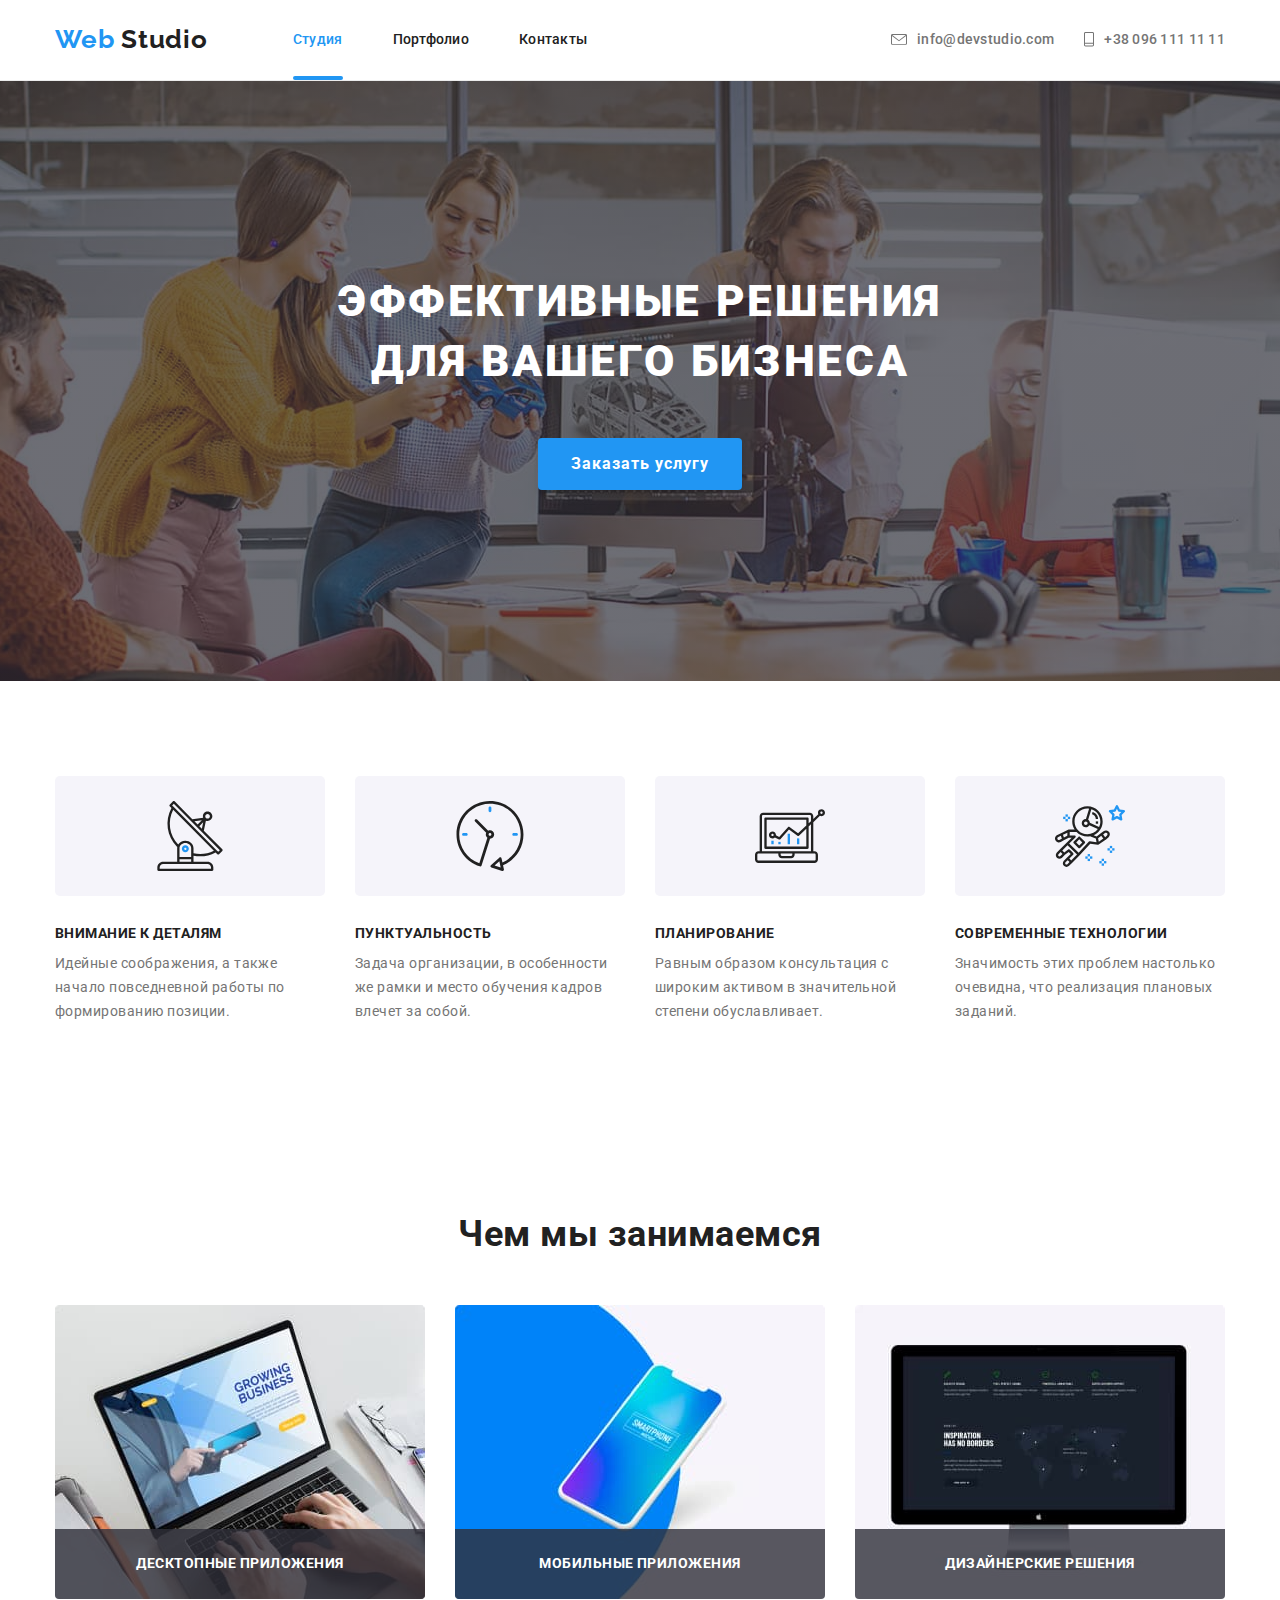
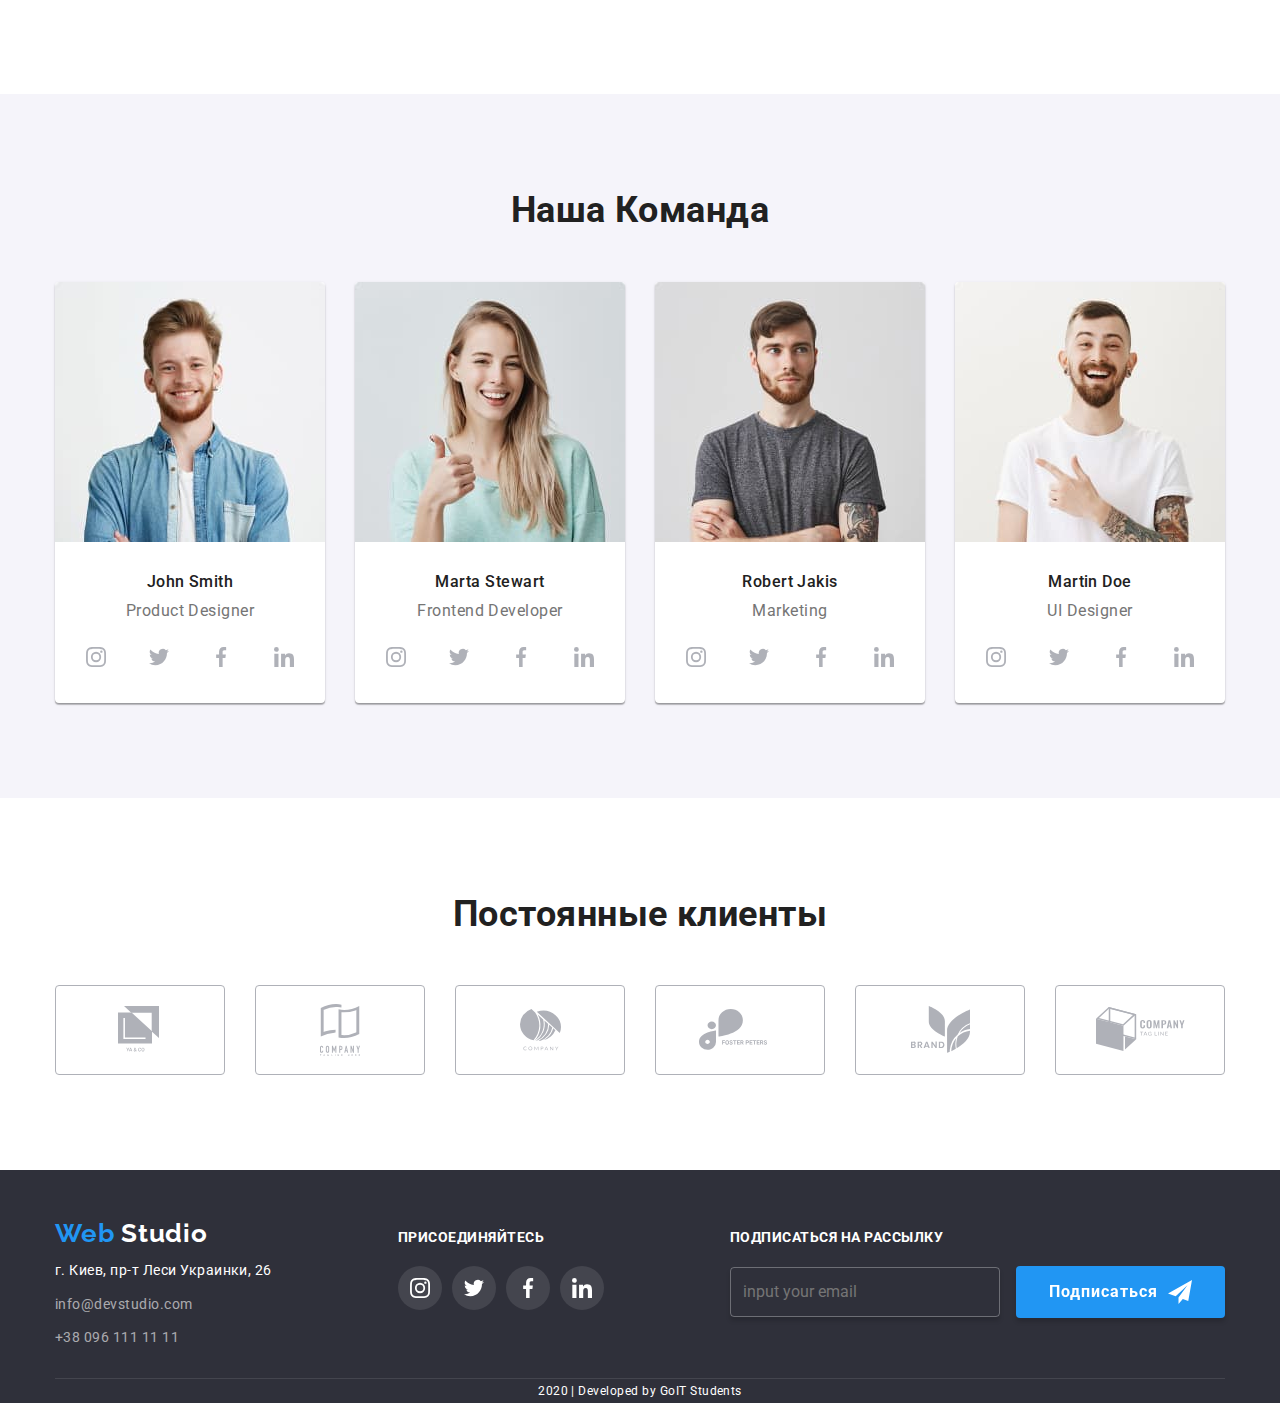
<file: index.html>
<!DOCTYPE html>
<html lang="ru">
  <head>
    <meta charset="UTF-8" />
    <meta name="viewport" content="width=device-width, initial-scale=1.0" />
    <title>Web Studio v.1</title>
    <link
      href="https://fonts.googleapis.com/css2?family=Raleway:wght@700&family=Roboto:wght@400;500;700;900&display=swap"
      rel="stylesheet"
    />
    <link rel="stylesheet" href="https://cdnjs.cloudflare.com/ajax/libs/modern-normalize/0.6.0/modern-normalize.min.css" />
    <link rel="stylesheet" href="./css/common.css" />
    <link rel="stylesheet" href="./css/index.css" />
    <script src="./scripts/script.js"></script>
  </head>
  <body>
    <!--Шапка сайта-->
    <header class="header">
      <div class="header__content container">
        <nav class="header__nav">
          <a href="./index.html" class="logo"><span class="logo__web">Web</span> Studio</a>
          <ul class="site-nav list">
            <li class="site-nav__item"><a class="site-nav__link current" href="">Студия</a></li>
            <li class="site-nav__item"><a class="site-nav__link" href="./portfolio.html">Портфолио</a></li>
            <li class="site-nav__item"><a class="site-nav__link" href="">Контакты</a></li>
          </ul>
        </nav>
        <ul class="contact-list list">
          <li class="contact-list__item">
            <!-- <img class="contact-list__icon" src="./images/mail.svg" alt="mail logo" /> -->
            <a class="contact-list__link" href="mailto:info@devstudio.com">
              <svg class="contact-list__icon" width="16" height="11">
                <use href="./images/sprite.svg#mail"></use>
              </svg>
              info@devstudio.com
            </a>
          </li>
          <li class="contact-list__item">
            <!-- <img class="contact-list__icon" src="./images/phone.svg" alt="phone logo" /> -->
            <a class="contact-list__link" href="tel:+380961111111">
              <svg class="contact-list__icon" width="10" height="15">
                <use href="./images/sprite.svg#phone"></use>
              </svg>
              +38 096 111 11 11
            </a>
          </li>
        </ul>
      </div>
    </header>
    <main>
      <!--Герой-->

      <section class="hero">
        <!-- <div class="container"> -->
        <h1 class="hero__title">
          эффективные решения<br />
          для вашего бизнеса
        </h1>
        <button class="hero__button button" href="">Заказать услугу</button>
        <!-- </div> -->
      </section>

      <!--Наши преимущества-->
      <section class="features section">
        <div class="features__content container">
          <h2 class="features__caption visually-hidden">Наши преимущества</h2>
          <ul class="features__list list">
            <li class="features__item icon-satellite">
              <!-- <img class="features__img" src="./images/satellite.svg" alt="Satellite" /> -->
              <h3 class="features__title">Внимание к деталям</h3>
              <p class="features__describe">
                Идейные соображения, а также начало повседневной работы по формированию позиции.
              </p>
            </li>
            <li class="features__item icon-clock">
              <!-- <img class="features__img" src="./images/clock.svg" alt="Clock" /> -->
              <h3 class="features__title">Пунктуальность</h3>
              <p class="features__describe">
                Задача организации, в особенности же рамки и место обучения кадров влечет за собой.
              </p>
            </li>
            <li class="features__item icon-laptop">
              <!-- <img class="features__img" src="./images/laptop.svg" alt="Laptop" /> -->
              <h3 class="features__title">Планирование</h3>
              <p class="features__describe">
                Равным образом консультация с широким активом в значительной степени обуславливает.
              </p>
            </li>
            <li class="features__item icon-spaceman">
              <!-- <img class="features__img" src="./images/spaceman.svg" alt="Spaceman" /> -->
              <h3 class="features__title">Современные технологии</h3>
              <p class="features__describe">
                Значимость этих проблем настолько очевидна, что реализация плановых заданий.
              </p>
            </li>
          </ul>
        </div>
      </section>
      <!-- <div class="container bottborder"></div> -->
      <!--Чем мы занимаемся-->
      <section class="works section">
        <div class="works__content container">
          <h2 class="works__caption">Чем мы занимаемся</h2>
          <ul class="works__list list">
            <li class="works__item">
              <a class="works__link" href="">
                <img class="works__img" src="./images/desktopapps.jpg" alt="Desktop Apps" width="370" />
                <h3 class="works__title">Десктопные приложения</h3>
              </a>
            </li>
            <li class="works__item">
              <a class="works__link" href=""
                ><img class="works__img" src="./images/mobileapps.jpg" alt="Mobile Apps" width="370" />
                <h3 class="works__title">Мобильные приложения</h3>
              </a>
            </li>
            <li class="works__item">
              <a class="works__link" href="">
                <img class="works__img" src="./images/designsolution.jpg" alt="Design Solutions" width="370" />
                <h3 class="works__title">Дизайнерские решения</h3>
              </a>
            </li>
          </ul>
        </div>
      </section>
      <!--Наша команда-->
      <section class="team section">
        <div class="team__content container">
          <h2 class="team__caption">Наша Команда</h2>
          <ul class="team__list list">
            <li class="team__item">
              <img class="team__img" src="./images/crewmate1.jpg" alt="Сотрудник 1" width="280" />
              <h3 class="team__title">John Smith</h3>
              <p class="team__position">Product Designer</p>
              <ul class="tsocial list">
                <li class="tsocial__item">
                  <a class="tsocial__link" href="" aria-label="Ссылка на Инстаграм">
                    <svg class="tsocial__img" width="44" height="44">
                      <use href="./images/sprite.svg#instagram"></use>
                    </svg>
                    <!-- <img class="tsocial__img" src="./images/instagram.svg" alt="Лого Инстаграм" /> -->
                  </a>
                </li>
                <li class="tsocial__item">
                  <a class="tsocial__link" href="" aria-label="Ссылка на Твиттер">
                    <svg class="tsocial__img" width="44" height="44">
                      <use href="./images/sprite.svg#twitter"></use>
                    </svg>
                    <!-- <img class="tsocial__img" src="./images/twitter.svg" alt="Лого Твиттер" /> -->
                  </a>
                </li>
                <li class="tsocial__item">
                  <a class="tsocial__link" href="" aria-label="Ссылка на Фейсбук">
                    <svg class="tsocial__img" width="44" height="44">
                      <use href="./images/sprite.svg#facebook"></use>
                    </svg>
                    <!-- <img class="tsocial__img" src="./images/facebook.svg" alt="Лого Фейсбук" /> -->
                  </a>
                </li>
                <li class="tsocial__item">
                  <a class="tsocial__link" href="" aria-label="Ссылка на Линкедин">
                    <svg class="tsocial__img" width="44" height="44">
                      <use href="./images/sprite.svg#linkedin"></use>
                    </svg>
                    <!-- <img class="tsocial__img" src="./images/linkedin.svg" alt="Лого Линкедин" /> -->
                  </a>
                </li>
              </ul>
            </li>
            <li class="team__item">
              <img class="team__img" src="./images/crewmate2.jpg" alt="Сотрудник 2" width="270" />
              <h3 class="team__title">Marta Stewart</h3>
              <p class="team__position">Frontend Developer</p>
              <ul class="tsocial list">
                <li class="tsocial__item">
                  <a class="tsocial__link" href="" aria-label="Ссылка на Инстаграм">
                    <svg class="tsocial__img" width="44" height="44">
                      <use href="./images/sprite.svg#instagram"></use>
                    </svg>
                    <!-- <img class="tsocial__img" src="./images/instagram.svg" alt="Лого Инстаграм" /> -->
                  </a>
                </li>
                <li class="tsocial__item">
                  <a class="tsocial__link" href="" aria-label="Ссылка на Твиттер">
                    <svg class="tsocial__img" width="44" height="44">
                      <use href="./images/sprite.svg#twitter"></use>
                    </svg>
                    <!-- <img class="tsocial__img" src="./images/twitter.svg" alt="Лого Твиттер" /> -->
                  </a>
                </li>
                <li class="tsocial__item">
                  <a class="tsocial__link" href="" aria-label="Ссылка на Фейсбук">
                    <svg class="tsocial__img" width="44" height="44">
                      <use href="./images/sprite.svg#facebook"></use>
                    </svg>
                    <!-- <img class="tsocial__img" src="./images/facebook.svg" alt="Лого Фейсбук" /> -->
                  </a>
                </li>
                <li class="tsocial__item">
                  <a class="tsocial__link" href="" aria-label="Ссылка на Линкедин">
                    <svg class="tsocial__img" width="44" height="44">
                      <use href="./images/sprite.svg#linkedin"></use>
                    </svg>
                    <!-- <img class="tsocial__img" src="./images/linkedin.svg" alt="Лого Линкедин" /> -->
                  </a>
                </li>
              </ul>
            </li>
            <li class="team__item">
              <img class="team__img" src="./images/crewmate3.jpg" alt="Сотрудник 3" width="270" />
              <h3 class="team__title">Robert Jakis</h3>
              <p class="team__position">Marketing</p>
              <ul class="tsocial list">
                <li class="tsocial__item">
                  <a class="tsocial__link" href="" aria-label="Ссылка на Инстаграм">
                    <svg class="tsocial__img" width="44" height="44">
                      <use href="./images/sprite.svg#instagram"></use>
                    </svg>
                    <!-- <img class="tsocial__img" src="./images/instagram.svg" alt="Лого Инстаграм" /> -->
                  </a>
                </li>
                <li class="tsocial__item">
                  <a class="tsocial__link" href="" aria-label="Ссылка на Твиттер">
                    <svg class="tsocial__img" width="44" height="44">
                      <use href="./images/sprite.svg#twitter"></use>
                    </svg>
                    <!-- <img class="tsocial__img" src="./images/twitter.svg" alt="Лого Твиттер" /> -->
                  </a>
                </li>
                <li class="tsocial__item">
                  <a class="tsocial__link" href="" aria-label="Ссылка на Фейсбук">
                    <svg class="tsocial__img" width="44" height="44">
                      <use href="./images/sprite.svg#facebook"></use>
                    </svg>
                    <!-- <img class="tsocial__img" src="./images/facebook.svg" alt="Лого Фейсбук" /> -->
                  </a>
                </li>
                <li class="tsocial__item">
                  <a class="tsocial__link" href="" aria-label="Ссылка на Линкедин">
                    <svg class="tsocial__img" width="44" height="44">
                      <use href="./images/sprite.svg#linkedin"></use>
                    </svg>
                    <!-- <img class="tsocial__img" src="./images/linkedin.svg" alt="Лого Линкедин" /> -->
                  </a>
                </li>
              </ul>
            </li>
            <li class="team__item">
              <img class="team__img" src="./images/crewmate4.jpg" alt="Сотрудник 4" width="270" />
              <h3 class="team__title">Martin Doe</h3>
              <p class="team__position">UI Designer</p>
              <ul class="tsocial list">
                <li class="tsocial__item">
                  <a class="tsocial__link" href="" aria-label="Ссылка на Инстаграм">
                    <svg class="tsocial__img" width="44" height="44">
                      <use href="./images/sprite.svg#instagram"></use>
                    </svg>
                    <!-- <img class="tsocial__img" src="./images/instagram.svg" alt="Лого Инстаграм" /> -->
                  </a>
                </li>
                <li class="tsocial__item">
                  <a class="tsocial__link" href="" aria-label="Ссылка на Твиттер">
                    <svg class="tsocial__img" width="44" height="44">
                      <use href="./images/sprite.svg#twitter"></use>
                    </svg>
                    <!-- <img class="tsocial__img" src="./images/twitter.svg" alt="Лого Твиттер" /> -->
                  </a>
                </li>
                <li class="tsocial__item">
                  <a class="tsocial__link" href="" aria-label="Ссылка на Фейсбук">
                    <svg class="tsocial__img" width="44" height="44">
                      <use href="./images/sprite.svg#facebook"></use>
                    </svg>
                    <!-- <img class="tsocial__img" src="./images/facebook.svg" alt="Лого Фейсбук" /> -->
                  </a>
                </li>
                <li class="tsocial__item">
                  <a class="tsocial__link" href="" aria-label="Ссылка на Линкедин">
                    <svg class="tsocial__img" width="44" height="44">
                      <use href="./images/sprite.svg#linkedin"></use>
                    </svg>
                    <!-- <img class="tsocial__img" src="./images/linkedin.svg" alt="Лого Линкедин" /> -->
                  </a>
                </li>
              </ul>
            </li>
          </ul>
        </div>
      </section>
      <!--Псотоянные клиенты-->
      <section class="clients section">
        <div class="clients__content container">
          <h2 class="clients__caption">Постоянные клиенты</h2>
          <ul class="clients__list list">
            <li class="clients__item">
              <a class="clients__link" href="">
                <svg class="clients__img" width="45" height="48">
                  <use href="./images/sprite.svg#clientI"></use>
                </svg>
                <!-- <img class="clients__img" src="./images/client1.svg" alt="Клиент 1" /> -->
              </a>
            </li>
            <li class="clients__item">
              <a class="clients__link" href="">
                <svg class="clients__img" width="40" height="52">
                  <use href="./images/sprite.svg#clientII"></use>
                </svg>
                <!-- <img class="clients__img" src="./images/client2.svg" alt="Клиент 2" /> -->
              </a>
            </li>
            <li class="clients__item">
              <a class="clients__link" href="">
                <svg class="clients__img" width="41" height="42">
                  <use href="./images/sprite.svg#clientIII"></use>
                </svg>
                <!-- <img class="clients__img" src="./images/client3.svg" alt="Клиент 3" /> -->
              </a>
            </li>
            <li class="clients__item">
              <a class="clients__link" href="">
                <svg class="clients__img" width="82" height="41">
                  <use href="./images/sprite.svg#clientIV"></use>
                </svg>
                <!-- <img class="clients__img" src="./images/client4.svg" alt="Клиент 4" /> -->
              </a>
            </li>
            <li class="clients__item">
              <a class="clients__link" href="">
                <svg class="clients__img" width="59" height="47">
                  <use href="./images/sprite.svg#clientV"></use>
                </svg>
                <!-- <img class="clients__img" src="./images/client5.svg" alt="Клиент 5" /> -->
              </a>
            </li>
            <li class="clients__item">
              <a class="clients__link" href="">
                <svg class="clients__img" width="89" height="45">
                  <use href="./images/sprite.svg#clientVI"></use>
                </svg>
                <!-- <img class="clients__img" src="./images/client6.svg" alt="Клиент 6" /> -->
              </a>
            </li>
          </ul>
        </div>
      </section>
    </main>
    <!-- Модальное окно, Форма. -->
    <div class="form__backdrop is-hidden">
      <div class="form__modal">
        <form action="">
          <h2 class="form__title">Оставьте свои данные, мы вам перезвоним</h2>
          <label class="form__field">
            <input class="filed__input" type="text" name="name" placeholder=" " />
            <span class="field__title">Имя</span>
            <svg class="field__icon" width="18" height="18">
              <use href="./images/sprite.svg#field-name"></use>
            </svg>
          </label>

          <label class="form__field">
            <input class="filed__input" type="tel" name="tel" placeholder=" " />
            <span class="field__title">Телефон</span>
            <svg class="field__icon" width="18" height="18">
              <use href="./images/sprite.svg#field-phone"></use>
            </svg>
          </label>

          <label class="form__field">
            <input class="filed__input" type="email" name="email" placeholder=" " />
            <span class="field__title">Почта</span>
            <svg class="field__icon" width="18" height="18">
              <use href="./images/sprite.svg#field-mail"></use>
            </svg>
          </label>

          <label class="form__field">
            <textarea class="filed__textarea" name="coments" placeholder=" "></textarea>
            <span class="field__title">Коментарий</span>
          </label>

          <label class="form__policy">
            <input type="checkbox" name="policy" id="checkbox" />
            <span class="policy__checkbox"></span>
            <span class="policy__title">Соглашаюсь с рассылкой и принимаю <a href="">Условия договора</a></span>
          </label>

          <div class="form__button">
            <button class="button" type="submit" id="send" disabled>Отправить</button>
          </div>
        </form>
        <button class="modal__button"></button>
      </div>
    </div>
    <!--Подвал-->
    <footer class="footer">
      <div class="footer__content container">
        <div class="footer__main">
          <div class="faddress">
            <a href="./index.html" class="logo"><span class="logo__web">Web</span> <span class="logo__studio">Studio</span> </a>
            <address>
              <p class="faddress__post">г. Киев, пр-т Леси Украинки, 26</p>
              <a class="faddress__item" href="mailto:info@devstudio.com">info@devstudio.com</a>
              <a class="faddress__item" href="tel:+380961111111">+38 096 111 11 11</a>
            </address>
          </div>
          <div class="fsocial">
            <p class="fsocial__title">присоединяйтесь</p>
            <ul class="fsocial__list list">
              <li class="fsocial__item">
                <a class="fsocial__link" href="" aria-label="Ссылка на Инстаграм">
                  <svg class="fsocial__img" width="44" height="44">
                    <use href="./images/sprite.svg#instagram"></use>
                  </svg>
                  <!-- <img class="fsocial__img" src="./images/instagram.svg" alt="Лого Инстаграм" /> -->
                </a>
              </li>
              <li class="fsocial__item">
                <a class="fsocial__link" href="" aria-label="Ссылка на Твиттер">
                  <svg class="fsocial__img" width="44" height="44">
                    <use href="./images/sprite.svg#twitter"></use>
                  </svg>
                  <!-- <img class="fsocial__img" src="./images/twitter.svg" alt="Лого Твиттер" /> -->
                </a>
              </li>
              <li class="fsocial__item">
                <a class="fsocial__link" href="" aria-label="Ссылка на Фейсбук">
                  <svg class="fsocial__img" width="44" height="44">
                    <use href="./images/sprite.svg#facebook"></use>
                  </svg>
                  <!-- <img class="fsocial__img" src="./images/facebook.svg" alt="Лого Фейсбук" /> -->
                </a>
              </li>
              <li class="fsocial__item">
                <a class="fsocial__link" href="" aria-label="Ссылка на Линкедин">
                  <svg class="fsocial__img" width="44" height="44">
                    <use href="./images/sprite.svg#linkedin"></use>
                  </svg>
                  <!-- <img class="fsocial__img" src="./images/linkedin.svg" alt="Лого Линкедин" /> -->
                </a>
              </li>
            </ul>
          </div>
          <form class="fsign" action="">
            <label class="fsign__title" for="elmail">Подписаться на рассылку</label>
            <input class="fsign__input" type="email" name="elmail" id="elmail" value="" placeholder="input your email" />
            <button type="submit" class="fsign__button button">
              Подписаться
              <!-- <svg class="fsign__icon" width="24" height="24">
                <use href="./images/sprite.svg#plane"></use>
              </svg> -->
            </button>
          </form>
        </div>
        <p class="footer__copyright" lang="en">2020 | Developed by GoIT Students</p>
      </div>
    </footer>
  </body>
</html>
</file>
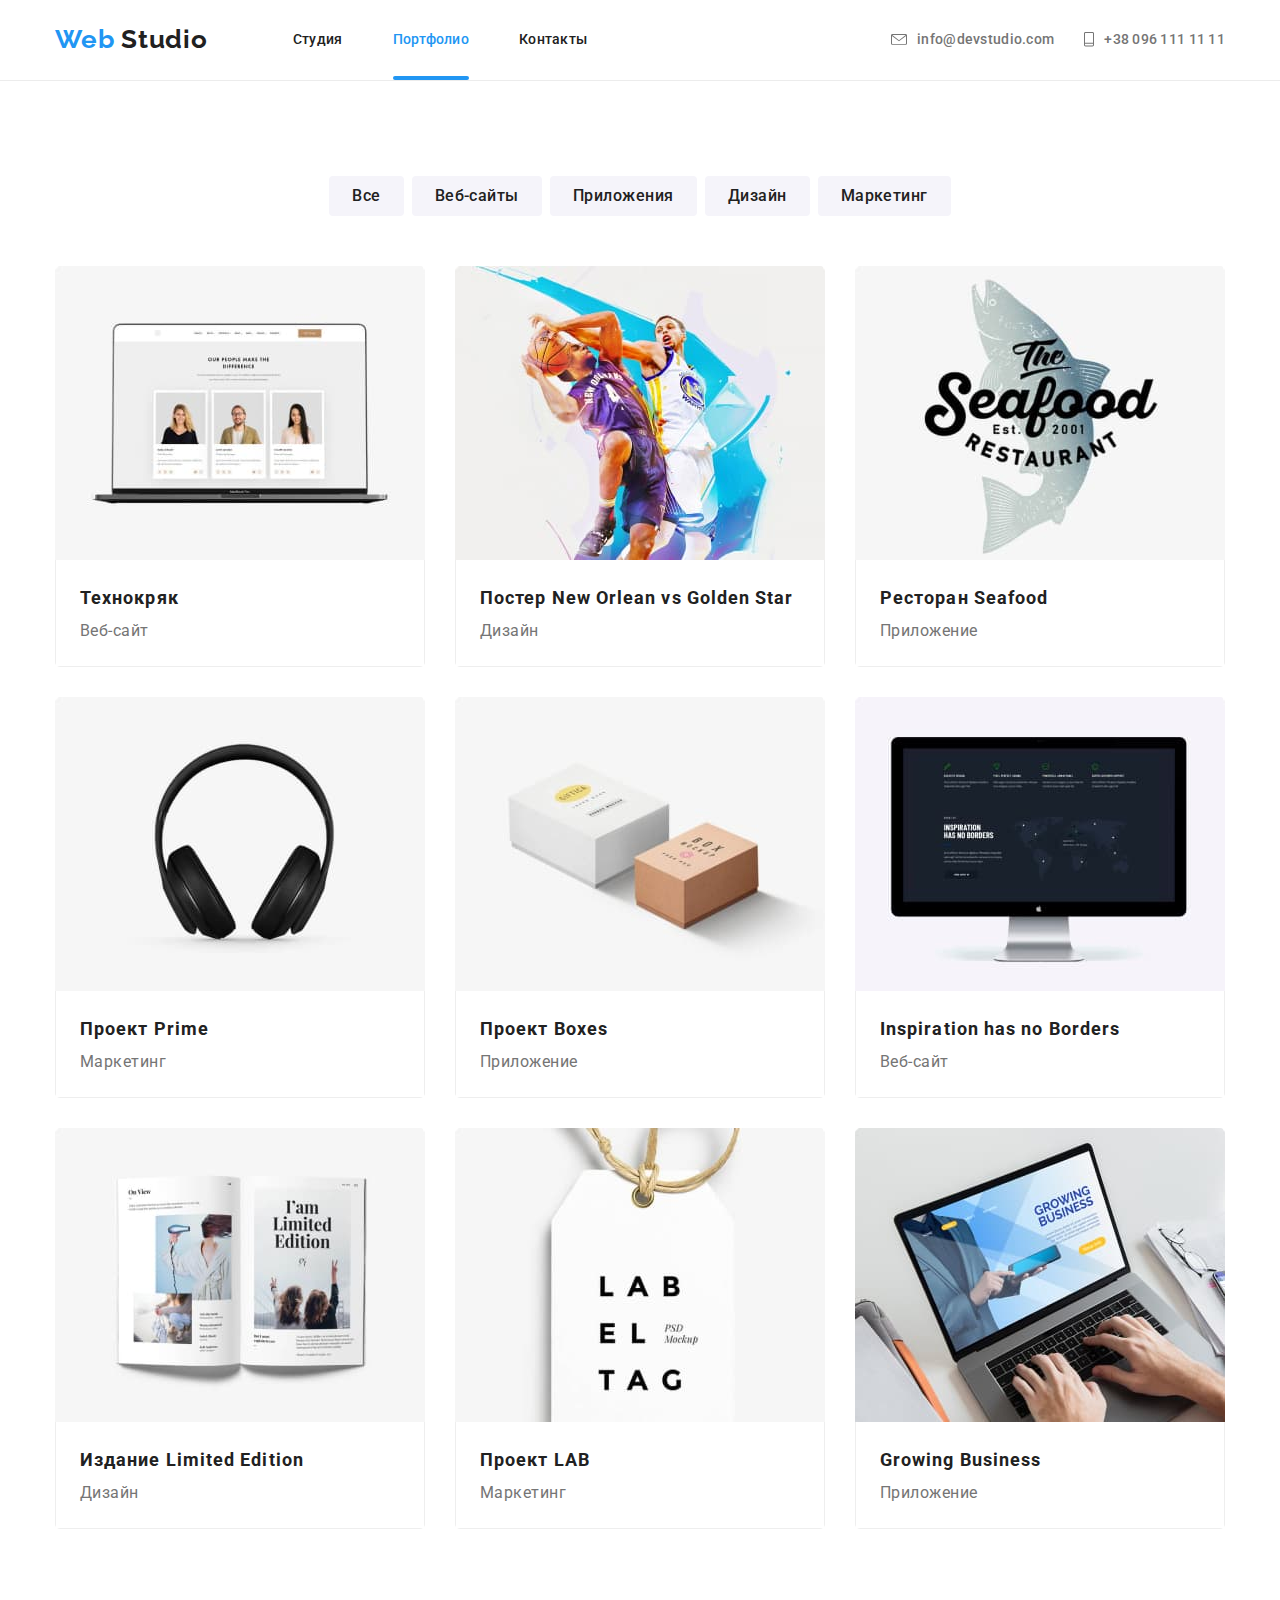
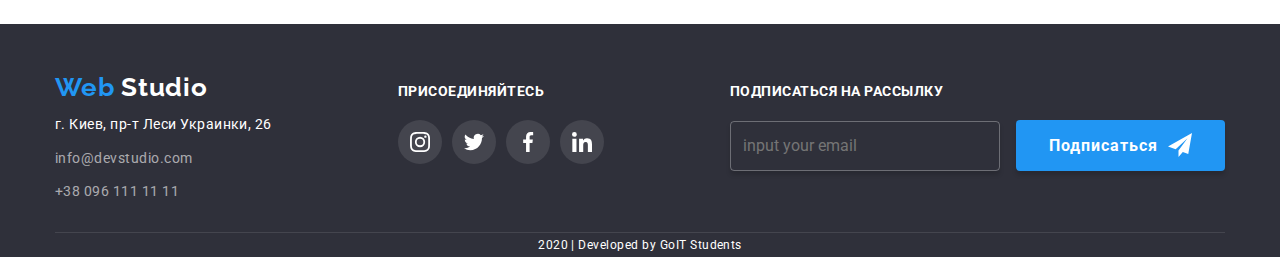
<file: portfolio.html>
<!DOCTYPE html>
<html lang="en">
  <head>
    <meta charset="UTF-8" />
    <meta name="viewport" content="width=device-width, initial-scale=1.0" />
    <title>Portfolio</title>
    <link
      href="https://fonts.googleapis.com/css2?family=Raleway:wght@700&family=Roboto:wght@400;500;700;900&display=swap"
      rel="stylesheet"
    />
    <link rel="stylesheet" href="https://cdnjs.cloudflare.com/ajax/libs/modern-normalize/0.6.0/modern-normalize.min.css" />
    <link rel="stylesheet" href="./css/common.css" />
    <link rel="stylesheet" href="./css/portfolio.css" />
    <script src="./scripts/script.js"></script>
  </head>
  <body>
    <!--Шапка сайта-->
    <header class="header">
      <div class="header__content container">
        <nav class="header__nav">
          <a href="./index.html" class="logo"><span class="logo__web">Web</span> Studio</a>
          <ul class="site-nav list">
            <li class="site-nav__item"><a class="site-nav__link" href="./index.html">Студия</a></li>
            <li class="site-nav__item"><a class="site-nav__link current" href="">Портфолио</a></li>
            <li class="site-nav__item"><a class="site-nav__link" href="">Контакты</a></li>
          </ul>
        </nav>
        <ul class="contact-list list">
          <li class="contact-list__item">
            <!-- <img class="contact-list__icon" src="./images/mail.svg" alt="mail logo" /> -->
            <a class="contact-list__link" href="mailto:info@devstudio.com">
              <svg class="contact-list__icon" width="16" height="11">
                <use href="./images/sprite.svg#mail"></use>
              </svg>
              info@devstudio.com
            </a>
          </li>
          <li class="contact-list__item">
            <!-- <img class="contact-list__icon" src="./images/phone.svg" alt="phone logo" /> -->
            <a class="contact-list__link" href="tel:+380961111111">
              <svg class="contact-list__icon" width="10" height="15">
                <use href="./images/sprite.svg#phone"></use>
              </svg>
              +38 096 111 11 11
            </a>
          </li>
        </ul>
      </div>
    </header>
    <main>
      <section class="portfolio section">
        <div class="portfolio__content container">
          <h1 class="portfolio__caption visually-hidden">Наше Портфолио</h1>
          <!-- Навигация -->
          <nav class="portfolio__nav">
            <ul class="pnav__list list">
              <li class="pnav__item"><button data-b="all" class="pnav__buton">Все</button></li>
              <li class="pnav__item"><button data-b="web" class="pnav__buton">Веб-сайты</button></li>
              <li class="pnav__item"><button data-b="app" class="pnav__buton">Приложения</button></li>
              <li class="pnav__item"><button data-b="des" class="pnav__buton">Дизайн</button></li>
              <li class="pnav__item"><button data-b="mar" class="pnav__buton">Маркетинг</button></li>
            </ul>
          </nav>
          <!-- Карточки -->
          <ul class="pcards__list list">
            <li data-c="web" class="pcards__item">
              <a class="pcards__link" href="">
                <div class="pcards__about">
                  <img class="pcards__img" src="./images/portfolio/technokriyak.jpg" alt="Технокряк" width="370" />
                  <div class="pcards__overlay">
                    <p class="pcards__text">
                      Технокряк это современная площадка распространения коронавируса. Компании используют эту платформу для
                      цифрового шпионажа и атак на защищённые сервера конкурентов. Lorem ipsum dolor sit, amet consectetur
                      adipisicing elit. Eaque corrupti ea mollitia tempore? Voluptas, quia enim? Eos quas, earum ipsa iste
                      adipisci quisquam exercitationem, a eveniet cupiditate tenetur nihil? Non.
                    </p>
                  </div>
                </div>
                <div class="pcards__describe">
                  <h2 class="pcards__title">Технокряк</h2>
                  <p class="pcards__type">Веб-сайт</p>
                </div>
              </a>
            </li>
            <li data-c="des" class="pcards__item">
              <a class="pcards__link" href="">
                <div class="pcards__about">
                  <img class="pcards__img" src="./images/portfolio/neworlean.jpg" alt="New Orlean vs Golden Stars" width="370" />
                  <div class="pcards__overlay">
                    <p class="pcards__text">
                      Технокряк это современная площадка распространения коронавируса.
                    </p>
                  </div>
                </div>
                <div class="pcards__describe">
                  <h2 class="pcards__title">Постер New Orlean vs Golden Star</h2>
                  <p class="pcards__type">Дизайн</p>
                </div>
              </a>
            </li>
            <li data-c="app" class="pcards__item">
              <a class="pcards__link" href="">
                <div class="pcards__about">
                  <img class="pcards__img" src="./images/portfolio/seafood.jpg" alt="Seafood" width="370" />
                  <div class="pcards__overlay">
                    <p class="pcards__text">
                      Технокряк это современная площадка распространения коронавируса. Компании используют эту платформу для
                      цифрового шпионажа и атак на защищённые сервера конкурентов.
                    </p>
                  </div>
                </div>
                <div class="pcards__describe">
                  <h2 class="pcards__title">Ресторан Seafood</h2>
                  <p class="pcards__type">Приложение</p>
                </div>
              </a>
            </li>
            <li data-c="mar" class="pcards__item">
              <a class="pcards__link" href="">
                <div class="pcards__about">
                  <img class="pcards__img" src="./images/portfolio/prime.jpg" alt="Prime" width="370" />
                  <div class="pcards__overlay">
                    <p class="pcards__text">
                      Технокряк это современная площадка распространения коронавируса. Компании используют эту платформу для
                      цифрового шпионажа и атак на защищённые сервера конкурентов. <br />Lorem ipsum dolor sit, amet consectetur
                      adipisicing elit. Esse, cupiditate fuga? Perferendis expedita non eius, alias sunt vero, aspernatur
                      consequuntur ipsum ipsam nam perspiciatis assumenda velit quasi! Quasi, placeat. Et? <br />Lorem, ipsum
                      dolor sit amet consectetur adipisicing elit. Tenetur delectus molestiae possimus eligendi amet porro
                      nesciunt eum vitae perferendis numquam, reprehenderit ipsam culpa esse alias libero vel, assumenda odit.
                      Porro? <br />
                      Lorem ipsum dolor sit amet consectetur adipisicing elit. Laudantium eius repellendus sunt voluptates dolorum
                      ex iure nemo atque sapiente dolore odit necessitatibus suscipit nostrum ipsam, modi voluptas quos
                      reprehenderit veniam?
                    </p>
                  </div>
                </div>
                <div class="pcards__describe">
                  <h2 class="pcards__title">Проект Prime</h2>
                  <p class="pcards__type">Маркетинг</p>
                </div>
              </a>
            </li>
            <li data-c="app" class="pcards__item">
              <a class="pcards__link" href="">
                <div class="pcards__about">
                  <img class="pcards__img" src="./images/portfolio/boxes.jpg" alt="Boxes" width="370" />
                  <div class="pcards__overlay">
                    <p class="pcards__text">
                      Технокряк это площадка.
                    </p>
                  </div>
                </div>
                <div class="pcards__describe">
                  <h2 class="pcards__title">Проект Boxes</h2>
                  <p class="pcards__type">Приложение</p>
                </div>
              </a>
            </li>
            <li data-c="web" class="pcards__item">
              <a class="pcards__link" href="">
                <div class="pcards__about">
                  <img
                    class="pcards__img"
                    src="./images/portfolio/inspiration.jpg"
                    alt="Inspiration has no Borders"
                    width="370"
                  />
                  <div class="pcards__overlay">
                    <p class="pcards__text">
                      Технокряк это современная площадка распространения коронавируса. Компании используют эту платформу для
                      цифрового шпионажа и атак на защищённые сервера конкурентов.<br />
                      Lorem ipsum dolor sit amet consectetur adipisicing elit. Autem, temporibus perferendis numquam consequuntur
                      delectus aliquam repellat, ipsam incidunt quod esse quaerat placeat veniam quos eos recusandae quam illo,
                      impedit laudantium?
                    </p>
                  </div>
                </div>
                <div class="pcards__describe">
                  <h2 class="pcards__title">Inspiration has no Borders</h2>
                  <p class="pcards__type">Веб-сайт</p>
                </div>
              </a>
            </li>
            <li data-c="des" class="pcards__item">
              <a class="pcards__link" href="">
                <div class="pcards__about">
                  <img class="pcards__img" src="./images/portfolio/limitedition.jpg" alt="Limited Edition" width="370" />
                  <div class="pcards__overlay">
                    <p class="pcards__text">
                      Технокряк это современная площадка распространения коронавируса. Компании используют эту платформу для
                      цифрового шпионажа и атак на защищённые сервера конкурентов.
                    </p>
                  </div>
                </div>
                <div class="pcards__describe">
                  <h2 class="pcards__title">Издание Limited Edition</h2>
                  <p class="pcards__type">Дизайн</p>
                </div>
              </a>
            </li>
            <li data-c="mar" class="pcards__item">
              <a class="pcards__link" href="">
                <div class="pcards__about">
                  <img class="pcards__img" src="./images/portfolio/lab.jpg" alt="LAB" width="370" />
                  <div class="pcards__overlay">
                    <p class="pcards__text">
                      Технокряк это современная площадка распространения коронавируса. Компании используют эту платформу для
                      цифрового шпионажа и атак на защищённые сервера конкурентов. <br />Lorem ipsum, dolor sit amet consectetur
                      adipisicing elit. Maxime, ab tempore cum tempora nulla similique nemo sequi asperiores veniam est molestiae
                      consectetur minima, magnam reprehenderit quia beatae eum, sit vel.
                    </p>
                  </div>
                </div>
                <div class="pcards__describe">
                  <h2 class="pcards__title">Проект LAB</h2>
                  <p class="pcards__type">Маркетинг</p>
                </div>
              </a>
            </li>
            <li data-c="app" class="pcards__item">
              <a class="pcards__link" href="">
                <div class="pcards__about">
                  <img class="pcards__img" src="./images/portfolio/growbusiness.jpg" alt="Growing Business" width="370" />
                  <div class="pcards__overlay">
                    <p class="pcards__text">
                      Технокряк это современная площадка распространения коронавируса. Компании используют эту платформу для
                      цифрового шпионажа и атак на защищённые сервера конкурентов.
                    </p>
                  </div>
                </div>
                <div class="pcards__describe">
                  <h2 class="pcards__title">Growing Business</h2>
                  <p class="pcards__type">Приложение</p>
                </div>
              </a>
            </li>
          </ul>
        </div>
      </section>
    </main>
    <!--Подвал-->
    <footer class="footer">
      <div class="footer__content container">
        <div class="footer__main">
          <div class="faddress">
            <a href="./index.html" class="logo"><span class="logo__web">Web</span> <span class="logo__studio">Studio</span> </a>
            <address>
              <p class="faddress__post">г. Киев, пр-т Леси Украинки, 26</p>
              <a class="faddress__item" href="mailto:info@devstudio.com">info@devstudio.com</a>
              <a class="faddress__item" href="tel:+380961111111">+38 096 111 11 11</a>
            </address>
          </div>
          <div class="fsocial">
            <p class="fsocial__title">присоединяйтесь</p>
            <ul class="fsocial__list list">
              <li class="fsocial__item">
                <a class="fsocial__link" href="" aria-label="Ссылка на Инстаграм">
                  <svg class="fsocial__img" width="44" height="44">
                    <use href="./images/sprite.svg#instagram"></use>
                  </svg>
                  <!-- <img class="fsocial__img" src="./images/instagram.svg" alt="Лого Инстаграм" /> -->
                </a>
              </li>
              <li class="fsocial__item">
                <a class="fsocial__link" href="" aria-label="Ссылка на Твиттер">
                  <svg class="fsocial__img" width="44" height="44">
                    <use href="./images/sprite.svg#twitter"></use>
                  </svg>
                  <!-- <img class="fsocial__img" src="./images/twitter.svg" alt="Лого Твиттер" /> -->
                </a>
              </li>
              <li class="fsocial__item">
                <a class="fsocial__link" href="" aria-label="Ссылка на Фейсбук">
                  <svg class="fsocial__img" width="44" height="44">
                    <use href="./images/sprite.svg#facebook"></use>
                  </svg>
                  <!-- <img class="fsocial__img" src="./images/facebook.svg" alt="Лого Фейсбук" /> -->
                </a>
              </li>
              <li class="fsocial__item">
                <a class="fsocial__link" href="" aria-label="Ссылка на Линкедин">
                  <svg class="fsocial__img" width="44" height="44">
                    <use href="./images/sprite.svg#linkedin"></use>
                  </svg>
                  <!-- <img class="fsocial__img" src="./images/linkedin.svg" alt="Лого Линкедин" /> -->
                </a>
              </li>
            </ul>
          </div>
          <form class="fsign" action="">
            <label class="fsign__title" for="elmail">Подписаться на рассылку</label>
            <input class="fsign__input" type="email" name="elmail" id="elmail" value="" placeholder="input your email" />
            <button type="submit" class="fsign__button button">
              Подписаться
              <!-- <svg class="fsign__icon" width="24" height="24">
                <use href="./images/sprite.svg#plane"></use>
              </svg> -->
            </button>
          </form>
        </div>
        <p class="footer__copyright" lang="en">2020 | Developed by GoIT Students</p>
      </div>
    </footer>
  </body>
</html>
</file>
<file: css/common.css>
:root {
  --active-color: #2196f3;
  --main-color: #757575;
  --head-collor: #212121;
  --white-color: #ffffff;
  --team-bg-color: #f5f4fa;
}
/* #2196F3 */
/* #212121 */
/* #FFFFFF */
/* #757575 */
/* rgba(255, 255, 255, 0.6) */
input:active,
input:focus,
button:active,
button:focus,
a:active,
a:focus,
textarea:active,
textarea:focus {
  outline: none;
}

body {
  background-color: #ffffff;
  color: var(--main-color);
  font-family: Roboto, sans-serif;
  letter-spacing: 0.03em;
}
img {
  display: block;
  max-width: 100%;
  height: auto;
}

.list {
  list-style: none;
  margin: 0;
  padding: 0;
}
.section {
  padding: 95px 0;
  min-width: 1200px;
}
.container {
  width: 1200px;
  margin: 0 auto;
  padding: 0 15px;
}
.button {
  background-color: var(--active-color);
  color: var(--white-color);
  padding: 10px 32px;
  border-radius: 4px;
  border: 1px solid transparent;
  box-shadow: 0px 4px 4px rgba(0, 0, 0, 0.15);
  text-decoration: none;
  font-weight: 700;
  font-size: 16px;
  line-height: 1.87;
  letter-spacing: 0.06em;
  display: inline-block;
  min-width: 200px;
  text-align: center;
  /* outline: 1px solid goldenrod; */
  transition: background-color 0.25s cubic-bezier(0.4, 0, 0.2, 1), color 0.25s cubic-bezier(0.4, 0, 0.2, 1);
}
.button:hover,
.button:focus {
  background-color: #f5f4fa;
  color: var(--head-collor);
}

.visually-hidden {
  position: absolute;
  width: 1px;
  height: 1px;
  margin: -1px;
  border: 0;
  padding: 0;
  clip: rect(0 0 0 0);
  overflow: hidden;
}
.hidden {
  display: none;
}

.header {
  border-bottom: 1px solid #ececec;
  /* border-bottom: 1px solid red; */
  min-width: 1200px;
}
.header__content {
  display: flex;
  align-items: center;
  /* outline: 1px solid red; */
}

.header__nav {
  display: flex;
  align-items: center;
}
.logo {
  display: inline-block;
  color: var(--head-collor);
  text-decoration: none;
  font-family: Raleway, sans-serif;
  font-weight: 700;
  font-size: 26px;
  line-height: 1.2;
  letter-spacing: 0.03em;
  /* margin-bottom: 10px; */
  margin-right: 85px;
}
.logo__web {
  color: var(--active-color);
}
.logo__studio {
  color: var(--white-color);
}
.site-nav {
  display: flex;
  align-items: center;
}

.site-nav__item:not(:last-child) {
  margin-right: 50px;
}

.site-nav__item {
  position: relative;
}
.site-nav__link {
  color: var(--head-collor);
  text-decoration: none;
  font-weight: 500;
  font-size: 14px;
  line-height: 1.14;
  letter-spacing: 0.02em;
  display: block;
  padding: 32px 0;
  transition: color 0.25s cubic-bezier(0.4, 0, 0.2, 1);
}

.site-nav__link.current::after {
  content: '';
  display: block;
  width: 100%;
  height: 4px;
  background-color: var(--active-color);
  border-radius: 2px;
  position: absolute;
  bottom: 0;
}

.site-nav__link.current,
.site-nav__link:hover,
.site-nav__link:focus {
  color: var(--active-color);
}

.contact-list {
  display: flex;
  margin-left: auto;
}
.contact-list__item:not(:last-child) {
  margin-right: 30px;
}
.contact-list__icon {
  display: inline-block;
  fill: currentColor;
  margin-right: 10px;
}
.contact-list__link {
  color: var(--main-color);
  text-decoration: none;
  font-weight: 500;
  font-size: 14px;
  line-height: 1.14;
  letter-spacing: 0.02em;
  padding: 32px 0;
  display: inline-flex;
  align-items: center;
  transition: color 0.25s cubic-bezier(0.4, 0, 0.2, 1);
}

.contact-list__link:hover,
.contact-list__link:focus {
  color: var(--active-color);
  /* fill: var(--active-color); */
}
.footer {
  background-color: #2f303a;
  min-width: 1200px;
}
.footer__main {
  padding: 48px 0 28px;
  display: flex;
  align-items: baseline;
  justify-content: space-between;
}
.faddress .logo {
  margin: 0 0 10px;
}
.faddress__post {
  color: var(--white-color);
  font-style: normal;
  font-size: 14px;
  line-height: 1.7;
  margin-top: 0;
  margin-bottom: 10px;
  /* outline: 1px solid black; */
}
.faddress__item {
  display: block;
  color: rgba(255, 255, 255, 0.6);
  text-decoration: none;
  font-style: normal;
  font-size: 14px;
  line-height: 1.7;
  margin-bottom: 10px;
}
.faddress__item:last-child {
  margin: 0;
}
.fsocial__title,
.fsign__title {
  color: var(--white-color);
  text-transform: uppercase;
  font-weight: 700;
  font-size: 14px;
  line-height: 1.14;
  margin: 0 0 20px;
  display: block;
}
.fsocial__list {
  display: flex;
}
.fsocial__item:not(:last-child) {
  margin-right: 10px;
}

.fsocial__link {
  display: block;
}
.fsocial__link:hover .fsocial__img,
.fsocial__link:focus .fsocial__img {
  background-color: var(--active-color);
}

.fsocial__img {
  fill: white;
  border-radius: 50%;
  background: rgba(255, 255, 255, 0.1);
  display: block;
  transition: background 250ms cubic-bezier(0.4, 0, 0.2, 1);
}
.fsign__input {
  min-width: 270px;
  margin-right: 12px;
  border-radius: 4px;
  border: 1px solid rgba(255, 255, 255, 0.3);
  box-shadow: 0px 4px 4px rgba(0, 0, 0, 0.15);
  background-color: inherit;
  color: inherit;
  padding: 15px 12px;
}
.fsign__button {
  display: inline-flex;
  align-items: center;
  position: relative;
  overflow: hidden;
}
.fsign__button::after {
  content: '';
  display: block;
  width: 24px;
  height: 24px;
  background-image: url('../images/flyW.svg');
  margin-left: 10px;
  transform: translate(0px, 0px);
  transition: transform 0.25s cubic-bezier(0.4, 0, 0.2, 1);
}
.fsign__button::before {
  content: '';
  display: block;
  width: 24px;
  height: 24px;
  background-image: url('../images/flyB.svg');
  position: absolute;
  top: 50%;
  right: 0;
  transform: translate(-80px, 175%);
  transition: transform 0.25s cubic-bezier(0.4, 0, 0.2, 1);
}
.fsign__button:hover::after,
.fsign__button:focus::after {
  transform: translate(50px, -50px);
}
.fsign__button:hover::before,
.fsign__button:focus::before {
  transform: translate(-32px, -50%);
}
/* .fsign__button:hover .fsign__icon,
.fsign__button:focus .fsign__icon {
  fill: var(--head-collor);
} */
/* .fsign__icon {
  margin-left: 10px;
  fill: white;
  transition:  fill 0.25s cubic-bezier(0.4, 0, 0.2, 1),
    color 0.25s cubic-bezier(0.4, 0, 0.2, 1);
} */
.footer__copyright {
  margin: 0;
  font-size: 12px;
  line-height: 2;
  text-align: center;
  color: var(--white-color);
  border-top: 1px solid rgba(255, 255, 255, 0.1);
}
</file>
<file: css/index.css>
/* #2196F3 */
/* #212121 */
/* #FFFFFF */
/* #757575 */
/* rgba(255, 255, 255, 0.6) */

.hero {
  background-image: linear-gradient(rgba(47, 48, 58, 0.7), rgba(47, 48, 58, 0.7)), url('../images/header.jpg');
  background-color: rgba(47, 48, 58, 0.8);
  background-repeat: no-repeat;
  background-position: center;
  /* backrgound-image: right 30px bottom 20px; */
  /* background-attachment: fixed; */
  background-size: cover;
  min-height: 600px;

  margin-right: auto;
  margin-left: auto;

  text-align: center;
  max-width: 1600px;
  /* outline: 1px solid black; */
  display: flex;
  flex-direction: column;
  align-items: center;
  justify-content: center;
}

.hero__title {
  color: var(--white-color);
  /* text-align: center; */
  text-transform: uppercase;
  font-weight: 900;
  font-size: 44px;
  line-height: 1.36;
  letter-spacing: 0.06em;
  margin-top: 0;
  margin-bottom: 46px;
}

.features__caption,
.works__caption,
.team__caption,
.clients__caption {
  /* display: none; */
  color: var(--head-collor);
  margin: 0 0 50px;
  font-weight: 700;
  font-size: 36px;
  line-height: 1.17;
  text-align: center;
}
/* .container.bottborder {
  border: 1px solid #ececec;
  width: 1170px;
} */
.features__list {
  display: flex;
  justify-content: space-between;
}
.features__item {
  width: calc((100% - 3 * 30px) / 4);
}
.features__item::before {
  content: '';
  display: block;
  height: 120px;
  /* width: 100%; */
  background-color: #f5f4fa;
  margin-bottom: 30px;
  border-radius: 5px;
  background-repeat: no-repeat;
  background-position: center;
}
/* .features__item:hover::before {
  background-color: var(--active-color);
} */
.features__item.icon-satellite::before {
  background-image: url('../images/satellite.svg');
}
.features__item.icon-clock::before {
  background-image: url('../images/clock.svg');
}
.features__item.icon-laptop::before {
  background-image: url('../images/laptop.svg');
}
.features__item.icon-spaceman::before {
  background-image: url('../images/spaceman.svg');
}
/* .features__item:not(:last-child) {
  margin-right: 30px;
} */
.features__title {
  color: var(--head-collor);
  text-transform: uppercase;
  font-weight: 700;
  font-size: 14px;
  line-height: 1.14;
  margin: 0 0 10px;
}
.features__img {
  margin-bottom: 30px;
}
.features__img:hover {
  background-color: var(--active-color);
}
.features__describe {
  font-size: 14px;
  line-height: 1.7;
  margin-top: 0;
  margin-bottom: 0px;
}
.works__list {
  display: flex;
  /* flex-direction: row; */
  /* flex-wrap: wrap; */
  justify-content: space-between;
}
.works__item {
  width: calc((100% - 2 * 30px) / 3);
}
.works__link {
  display: block;
  text-align: center;
  text-decoration: none;
  /* width: 100%; */
  position: relative;
}
.works__img {
  border-radius: 4px;
}
.works__title {
  padding: 27px;
  margin: 0;
  color: var(--white-color);
  background-color: rgba(47, 48, 58, 0.8);
  position: absolute;
  bottom: 0;
  width: 100%;
  border-radius: 0 0 4px 4px;
  font-weight: 700;
  font-size: 14px;
  line-height: 1.14;
  text-transform: uppercase;
}
.team {
  background-color: var(--team-bg-color);
  /* min-width: 1200px; */
}
.team__list {
  display: flex;
  /* flex-direction: row; */
  /* flex-wrap: wrap; */
  justify-content: space-between;
  text-align: center;
}
.team__item {
  background-color: #ffffff;
  box-shadow: 0px 2px 1px rgba(0, 0, 0, 0.2), 0px 1px 1px rgba(0, 0, 0, 0.14), 0px 1px 3px rgba(0, 0, 0, 0.12);
  border-radius: 4px;
  padding-bottom: 24px;
  width: calc((100% - 3 * 30px) / 4);
}
.team__img {
  margin-bottom: 30px;
  border-radius: 4px 4px 0 0;
}
.team__title {
  color: var(--head-collor);
  font-weight: 500;
  font-size: 16px;
  line-height: 1.19;
  margin: 0 0 10px;
}
.team__position {
  font-size: 16px;
  line-height: 1.19;
  margin: 0 0 15px;
}
.tsocial {
  display: flex;
  /* flex-direction: row; */
  /* flex-wrap: wrap; */
  justify-content: space-evenly;
}

.tsocial__link {
  display: block;
  color: #afb1b8;
  border-radius: 50%;
  transition: background-color 0.25s cubic-bezier(0.4, 0, 0.2, 1), color 0.25s cubic-bezier(0.4, 0, 0.2, 1);
}
.tsocial__link:hover,
.tsocial__link:focus {
  color: white;
  background-color: var(--active-color);
}
.tsocial__img {
  fill: currentColor;
  display: block;
}
.clients__list {
  display: flex;
  justify-content: space-between;
}

.clients__link {
  display: flex;
  justify-content: center;
  align-items: center;
  min-width: 170px;
  min-height: 90px;
  border: 1px solid #afb1b8;
  border-radius: 4px;
  transition: border 250ms cubic-bezier(0.4, 0, 0.2, 1);
}
.clients__link:hover,
.clients__link:focus {
  border: 1px solid var(--active-color);
}
.clients__link:hover .clients__img,
.clients__link:focus .clients__img {
  fill: var(--active-color);
}
.clients__img {
  fill: #afb1b8;
  transition: fill 250ms cubic-bezier(0.4, 0, 0.2, 1);
}
/* Стили модального окна */
.form__backdrop {
  width: 100%;
  height: 100%;
  background-color: rgba(0, 0, 0, 0.2);
  position: fixed;
  top: 0;
  opacity: 1;
  transition: opacity 0.25s cubic-bezier(0.4, 0, 0.2, 1);
}
.form__backdrop.is-hidden {
  opacity: 0;
  pointer-events: none;
}
.form__backdrop.is-hidden .form__modal {
  transform: translate(-50%, -25%) scale(0.8);
}
.form__modal {
  min-width: 530px;
  min-height: 580px;
  background-color: #fff;
  /* outline: 1px solid red; */
  box-shadow: 0px 2px 1px rgba(0, 0, 0, 0.2), 0px 1px 1px rgba(0, 0, 0, 0.14), 0px 1px 3px rgba(0, 0, 0, 0.12);
  border-radius: 4px;
  position: absolute;
  top: 50%;
  left: 50%;
  transform: translate(-50%, -50%) scale(1);
  transition: transform 0.25s cubic-bezier(0.4, 0, 0.2, 1);
  padding: 40px;
}
.modal__button {
  border: none;
  width: 30px;
  height: 30px;
  border-radius: 50%;
  position: absolute;
  top: 0;
  right: 0;
  transform: translate(50%, -50%);
  background: #ffffff;
  box-shadow: 0px 2px 1px rgba(0, 0, 0, 0.2), 0px 1px 1px rgba(0, 0, 0, 0.14), 0px 1px 3px rgba(0, 0, 0, 0.12);
}
.modal__button:hover::before,
.modal__button:focus::before {
  transform: translate(-50%, -50%) rotate(135deg) scale(1.2);
}
.modal__button:hover::after,
.modal__button:focus::after {
  transform: translate(-50%, -50%) rotate(225deg) scale(1.2);
}
.modal__button::before,
.modal__button::after {
  content: '';
  display: block;
  width: 15px;
  height: 1px;
  background-color: black;
  position: absolute;
  top: 50%;
  left: 50%;
  transition: transform 0.25s cubic-bezier(0.4, 0, 0.2, 1);
}
.modal__button::after {
  transform: translate(-50%, -50%) rotate(45deg) scale(0.9);
}
.modal__button::before {
  transform: translate(-50%, -50%) rotate(-45deg) scale(0.9);
}

.form__title {
  margin: 0 0 30px;
  color: var(--head-collor);
  font-size: 20px;
  line-height: 1.15;
  text-align: center;
}
.form__field {
  display: flex;
  flex-direction: column;
  position: relative;
}

.form__field:nth-of-type(-n + 3) {
  margin-bottom: 28px;
}
.form__field:nth-of-type(4) {
  margin-bottom: 20px;
}
.field__title {
  font-size: 14px;
  line-height: 1.15;
  letter-spacing: 0.01em;
  color: var(--head-collor);
  position: absolute;
  top: 50%;
  left: 0px;
  transform: translate(42px, -50%);
  transition: font-size 0.25s cubic-bezier(0.4, 0, 0.2, 1), transform 0.25s cubic-bezier(0.4, 0, 0.2, 1),
    top 0.25s cubic-bezier(0.4, 0, 0.2, 1);
}
.filed__textarea + .field__title {
  top: 0px;
  transform: translate(16px, 12px);
}
.filed__input,
.filed__textarea {
  border: 1px solid rgba(33, 33, 33, 0.2);
  border-radius: 4px;
  padding: 12px 16px;
  font-size: 14px;
  line-height: 1.15;
  letter-spacing: 0.01em;
  color: var(--head-collor);
  transition: border-color 0.25s cubic-bezier(0.4, 0, 0.2, 1);
}
.filed__input {
  padding-left: 42px;
}
.filed__textarea {
  resize: vertical;
  min-height: 120px;
  max-height: 150px;
}
.filed__input:focus + .field__title,
.filed__input:not(:placeholder-shown) + .field__title,
.filed__textarea:focus + .field__title,
.filed__textarea:not(:placeholder-shown) + .field__title {
  font-size: 12px;
  top: 0;
  transform: translate(16px, calc(-100% - 4px));
  color: var(--active-color);
}
.filed__input:focus ~ .field__icon,
.filed__input:not(:placeholder-shown) ~ .field__icon {
  fill: var(--active-color);
}
.filed__input:focus,
.filed__input:not(:placeholder-shown),
.filed__textarea:focus,
.filed__textarea:not(:placeholder-shown) {
  border-color: var(--active-color);
}
.field__icon {
  position: absolute;
  top: 50%;
  left: 16px;
  transform: translateY(-50%);
  transition: fill 0.25s cubic-bezier(0.4, 0, 0.2, 1);
}
.form__policy {
  display: flex;
  align-items: center;
  margin-bottom: 30px;
}
.form__policy > input {
  position: absolute;
  width: 1px;
  height: 1px;
  margin: -1px;
  border: 0;
  padding: 0;
  clip: rect(0 0 0 0);
  overflow: hidden;
}
.policy__checkbox {
  margin-right: 8px;
  display: inline-block;
  width: 15px;
  height: 15px;
  border: 1px solid #212121;
  border-radius: 2px;
}
.form__policy > input:checked + .policy__checkbox {
  background-color: #2196f3;
  border-color: transparent;
  background-origin: border-box;
  background-image: url('../images/V.svg');
  background-position: center;
  background-size: contain;
  background-repeat: no-repeat;
}

.policy__title {
  letter-spacing: 0.03em;
  color: var(--main-color);
  font-size: 14px;
  line-height: 1.7;
}
.policy__title > a {
  color: var(--active-color);
}
.form__button {
  display: flex;
  justify-content: center;
}
.form__button > button:disabled {
  background-color: #f5f4fa;
  color: var(--head-collor);
}
</file>
<file: css/portfolio.css>
.portfolio__nav {
  margin-bottom: 50px;
}
.pnav__list {
  display: flex;
  justify-content: center;
}
.pnav__item + .pnav__item {
  margin-left: 8px;
}

.pnav__buton {
  display: inline-block;
  background-color: #f5f4fa;
  color: var(--head-collor);
  font-weight: 500;
  font-size: 16px;
  line-height: 1.62;
  letter-spacing: 0.03em;
  /* font-family: inherit; */
  border-radius: 4px;
  padding: 6px 22px;
  border: 1px solid transparent;
  transition: background-color 0.25s cubic-bezier(0.4, 0, 0.2, 1), color 0.25s cubic-bezier(0.4, 0, 0.2, 1),
    box-shadow 0.25s cubic-bezier(0.4, 0, 0.2, 1);
}

.pnav__buton:hover,
.pnav__buton:focus {
  background-color: var(--active-color);
  box-shadow: 0px 2px 2px rgba(0, 0, 0, 0.12), 0px 1px 2px rgba(0, 0, 0, 0.08), 0px 3px 1px rgba(0, 0, 0, 0.1);
  color: var(--white-color);
}

.pcards__list {
  display: flex;
  flex-direction: row;
  flex-wrap: wrap;
  justify-content: center;
  margin: -15px;
}
.pcards__item {
  margin: 15px;
  /* width: calc((100% - 2 * 30px) / 3);
  outline: 1px solid black; */
}
/* .pcards__item:not(:nth-child(3n + 3)) {
  margin-right: 30px;
}
.pcards__item:not(:nth-last-child(-n + 3)) {
  margin-bottom: 30px;
} */

.pcards__link {
  border-radius: 5px;
  text-decoration: none;
  display: block;
  overflow: hidden;
  transition: box-shadow 0.25s cubic-bezier(0.4, 0, 0.2, 1);
}
.pcards__link:hover,
.pcards__link:focus {
  box-shadow: 1px 4px 6px rgba(0, 0, 0, 0.16), 0px 4px 4px rgba(0, 0, 0, 0.06), 0px 1px 1px rgba(0, 0, 0, 0.12);
}
.pcards__img {
  display: block;
}
.pcards__describe {
  padding: 20px 24px;
  border-bottom: 1px solid #eeeeee;
  border-left: 1px solid #eeeeee;
  border-right: 1px solid #eeeeee;
}

.pcards__title {
  margin: 0;
  color: var(--head-collor);
  font-weight: 700;
  font-size: 18px;
  line-height: 2;
  letter-spacing: 0.06em;
}
.pcards__type {
  margin: 0;
  font-size: 16px;
  line-height: 1.87;
  color: var(--main-color);
}

.pcards__about {
  position: relative;
  /* outline: 2px solid green; */
  width: 100%;
  height: 100%;
  overflow: hidden;
}

.pcards__overlay {
  position: absolute;
  top: 0;
  width: 100%;
  height: 100%;
  background-color: rgba(33, 150, 243, 0.8);
  transform: translateY(100%);
  transition: transform 0.25s cubic-bezier(0.4, 0, 0.2, 1);
}
.pcards__link:hover .pcards__overlay,
.pcards__link:focus .pcards__overlay {
  transform: translateY(0%);
}
.pcards__link:hover .pcards__text,
.pcards__link:focus .pcards__text {
  opacity: 1;
  transition: opacity 0.25s cubic-bezier(0.4, 0, 0.2, 1) 0.25s;
}
.pcards__text {
  --side-margin: 3px;
  margin: 0 var(--side-margin);
  font-size: 18px;
  line-height: 1.56;
  padding: 20px;
  color: var(--white-color);
  position: relative;
  top: 50%;
  max-height: calc(100% - 2 * var(--side-margin));
  overflow-y: auto;
  transform: translate(0%, -50%);
  /* outline: 1px solid red; */
  opacity: 0;
}
.pcards__text::-webkit-scrollbar {
  width: 6px;
}
.pcards__text::-webkit-scrollbar-thumb {
  background-color: var(--white-color);
  border-radius: 3px;
}
</file>
